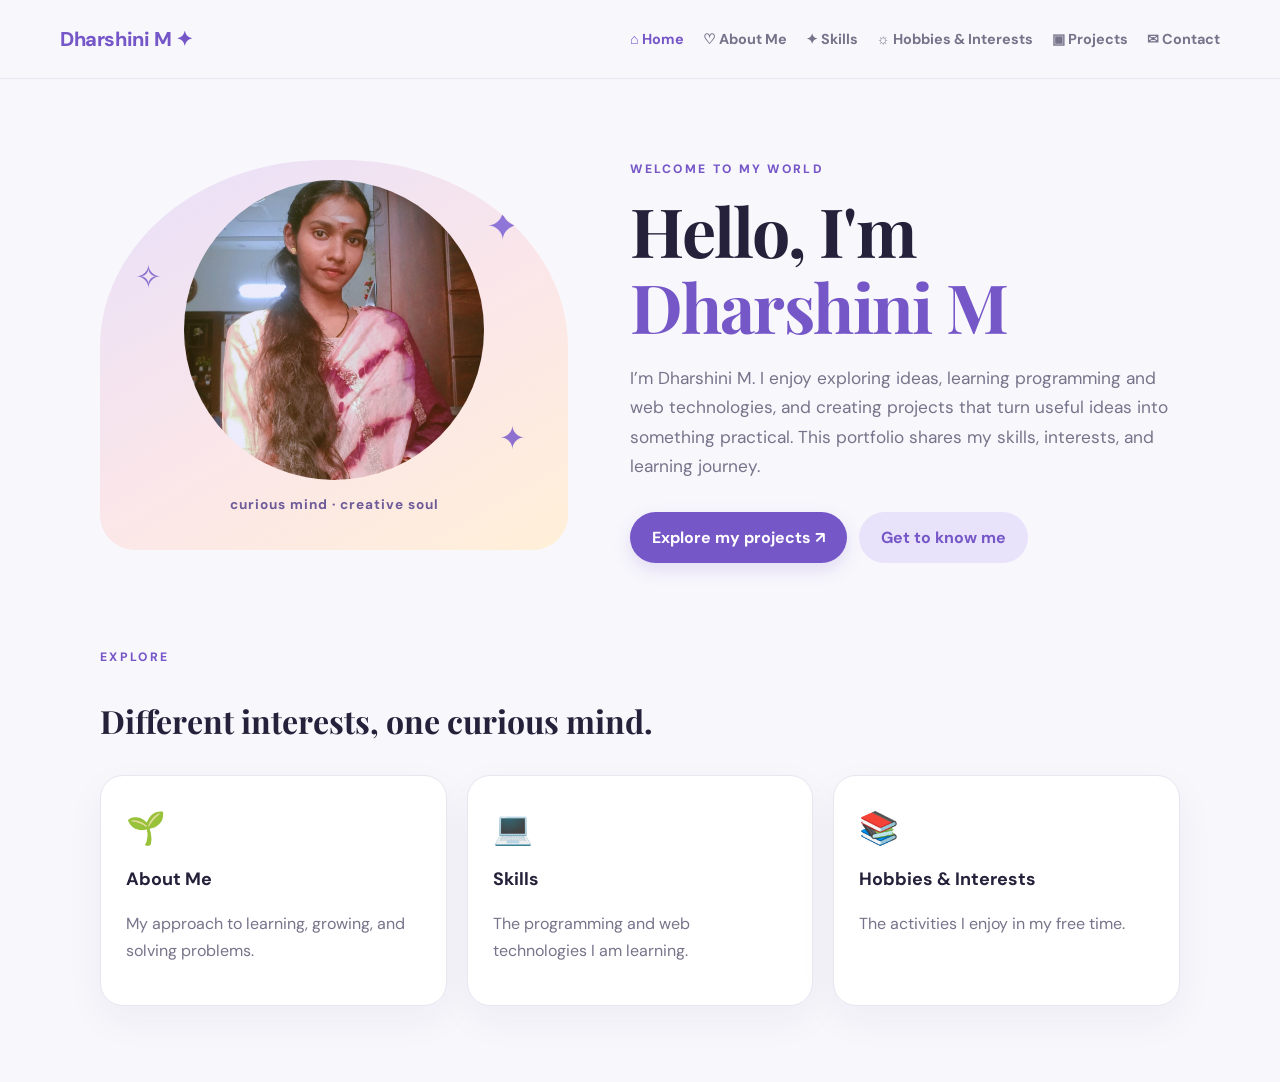
<file: index.html>
<!doctype html>
<html lang="en">
<head>
<meta charset="utf-8">
<meta name="viewport" content="width=device-width,initial-scale=1">
<meta name="description" content="Personal portfolio">
<title>Home | My Portfolio</title>
<link rel="stylesheet" href="./style.css">
</head>
<body data-page="home">
<header class="header">
<div class="nav">
<a class="brand" href="index.html">Dharshini M ✦</a>
<button class="menu" aria-expanded="false">☰ Menu</button>
<nav class="links">
<a data-page="home" href="index.html">⌂ Home</a>
<a data-page="about" href="about.html">♡ About Me</a>
<a data-page="skills" href="skills.html">✦ Skills</a>
<a data-page="hobbies" href="hobbies.html">☼ Hobbies &amp; Interests</a>
<a data-page="projects" href="projects.html">▣ Projects</a>
<a data-page="contact" href="contact.html">✉ Contact</a>
</nav>
</div>
</header>
<main class="wrap">
<section class="hero">
<div class="hero-art">
<div class="orbit">✦</div>
<div class="photo">
    <img src="./myphoto.jpg"
         alt="Dharshini M"
         class="profile-photo">
</div>
<div class="spark s1">✧</div>
<div class="spark s2">✦</div>
<p>curious mind · creative soul</p>
</div>
<div class="hero-copy">
<p class="eyebrow">WELCOME TO MY WORLD</p>
<h1>Hello, I'm<br><span>Dharshini M</span></h1>
<p class="lead">I’m Dharshini M. I enjoy exploring ideas, learning programming and web technologies, and creating projects that turn useful ideas into something practical. This portfolio shares my skills, interests, and learning journey.</p>
<a class="btn" href="projects.html">Explore my projects ↗</a>
<a class="btn soft" href="about.html">Get to know me</a>
</div>
</section>
<section class="intro">
<p class="eyebrow">EXPLORE</p>
<h2>Different interests, one curious mind.</h2>
<div class="grid">
<a class="card" href="about.html">
<span class="emoji">🌱</span>
<h3>About Me</h3>
<p>My approach to learning, growing, and solving problems.</p>
</a>
<a class="card" href="skills.html">
<span class="emoji">💻</span>
<h3>Skills</h3>
<p>The programming and web technologies I am learning.</p>
</a>
<a class="card" href="hobbies.html">
<span class="emoji">📚</span>
<h3>Hobbies &amp; Interests</h3>
<p>The activities I enjoy in my free time.</p>
</a>
</div>
</section>
</main>
<script src="./script.js"></script>
</body>
</html>
</file>
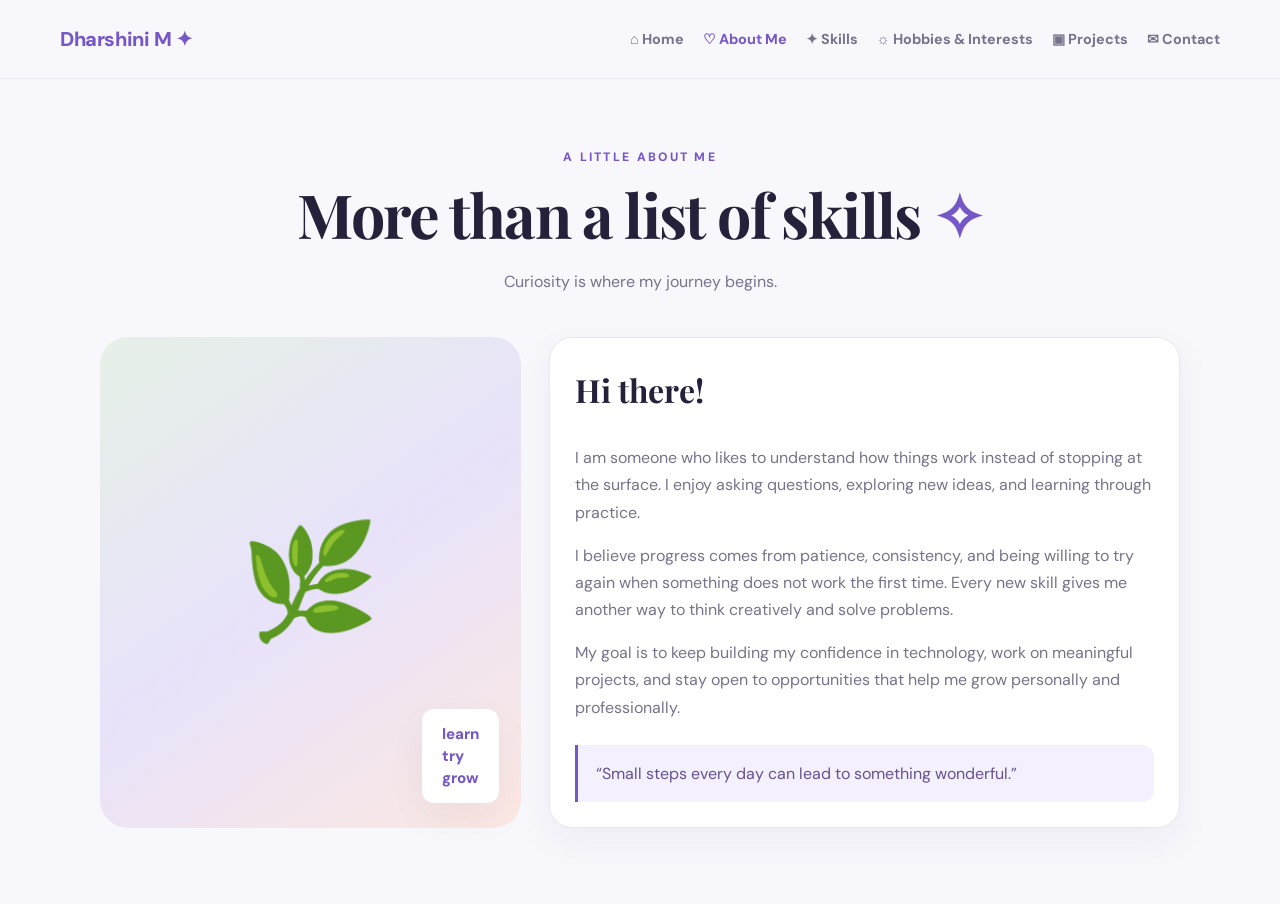
<file: about.html>
<!doctype html>
<html lang="en">
<head>
<meta charset="utf-8">
<meta name="viewport" content="width=device-width,initial-scale=1">
<meta name="description" content="Personal portfolio">
<title>About Me | My Portfolio</title>
<link rel="stylesheet" href="./style.css">
</head>
<body data-page="about">
<header class="header">
<div class="nav">
<a class="brand" href="index.html">Dharshini M ✦</a>
<button class="menu" aria-expanded="false">☰ Menu</button>
<nav class="links">
<a data-page="home" href="index.html">⌂ Home</a>
<a data-page="about" href="about.html">♡ About Me</a>
<a data-page="skills" href="skills.html">✦ Skills</a>
<a data-page="hobbies" href="hobbies.html">☼ Hobbies &amp; Interests</a>
<a data-page="projects" href="projects.html">▣ Projects</a>
<a data-page="contact" href="contact.html">✉ Contact</a>
</nav>
</div>
</header>
<main class="wrap">
<section class="heading">
<p class="eyebrow">A LITTLE ABOUT ME</p>
<h1>More than a list of skills <span>✧</span></h1>
<p>Curiosity is where my journey begins.</p>
</section>
<section class="about-layout">
<div class="about-art">🌿
<div class="mini-note">learn<br>try<br>grow</div>
</div>
<article class="card about-copy">
<h2>Hi there!</h2>
<p>I am someone who likes to understand how things work instead of stopping at the surface. I enjoy asking questions, exploring new ideas, and learning through practice.</p>
<p>I believe progress comes from patience, consistency, and being willing to try again when something does not work the first time. Every new skill gives me another way to think creatively and solve problems.</p>
<p>My goal is to keep building my confidence in technology, work on meaningful projects, and stay open to opportunities that help me grow personally and professionally.</p>
<blockquote>“Small steps every day can lead to something wonderful.”</blockquote>
</article>
</section>
</main>
<script src="./script.js"></script>
</body>
</html>
</file>
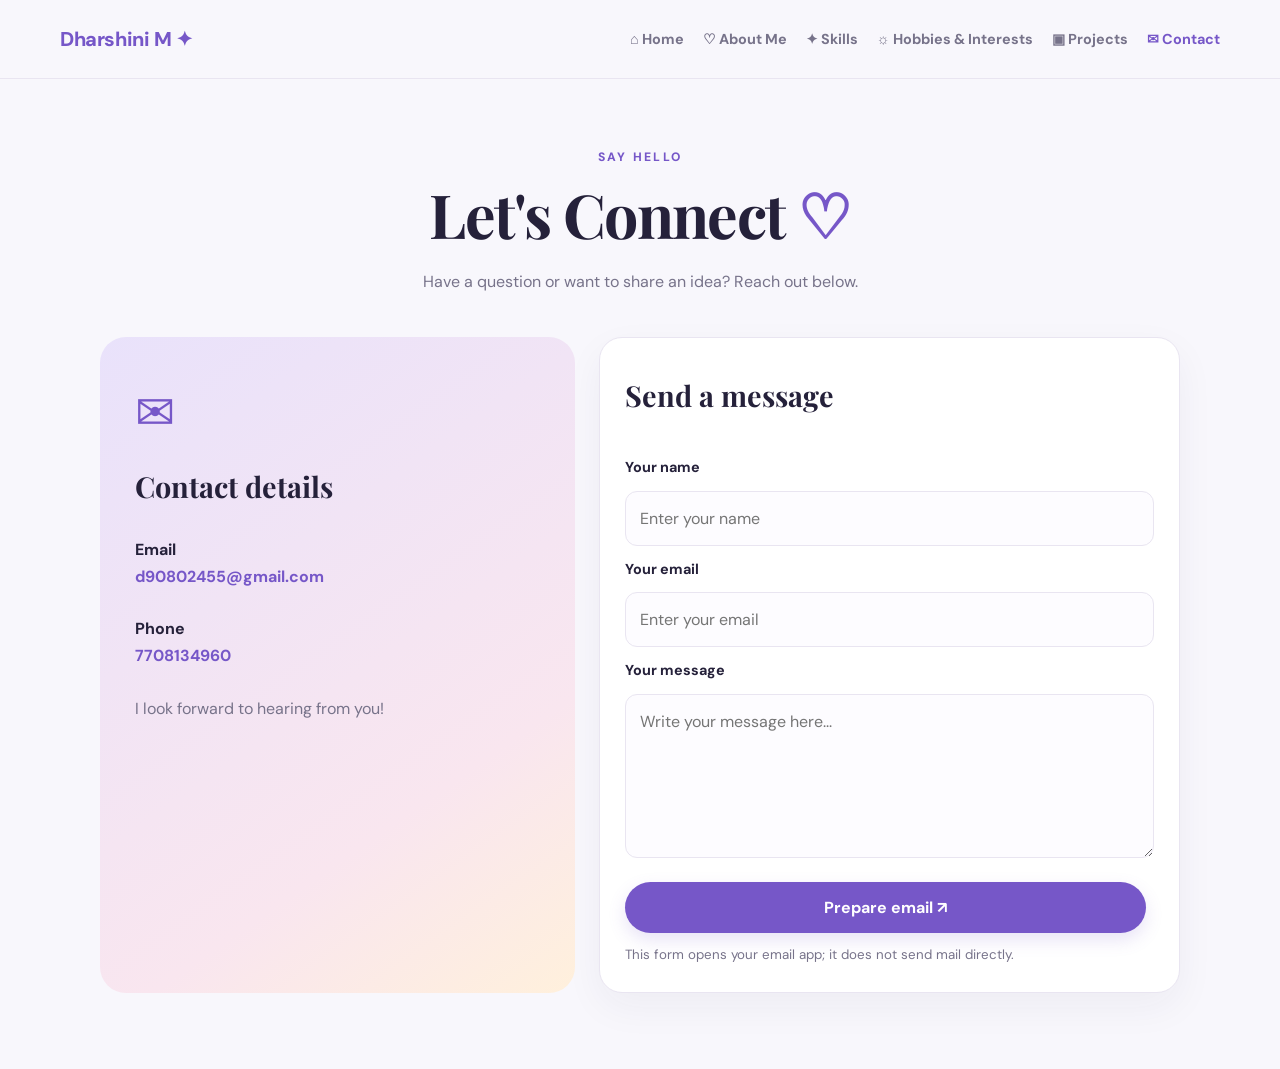
<file: contact.html>
<!doctype html>
<html lang="en">
<head>
<meta charset="utf-8">
<meta name="viewport" content="width=device-width,initial-scale=1">
<meta name="description" content="Personal portfolio">
<title>Contact | My Portfolio</title>
<link rel="stylesheet" href="./style.css">
</head>
<body data-page="contact">
<header class="header">
<div class="nav">
<a class="brand" href="index.html">Dharshini M ✦</a>
<button class="menu" aria-expanded="false">☰ Menu</button>
<nav class="links">
<a data-page="home" href="index.html">⌂ Home</a>
<a data-page="about" href="about.html">♡ About Me</a>
<a data-page="skills" href="skills.html">✦ Skills</a>
<a data-page="hobbies" href="hobbies.html">☼ Hobbies &amp; Interests</a>
<a data-page="projects" href="projects.html">▣ Projects</a>
<a data-page="contact" href="contact.html">✉ Contact</a>
</nav>
</div>
</header>
<main class="wrap">
<section class="heading">
<p class="eyebrow">SAY HELLO</p>
<h1>Let's Connect <span>♡</span></h1>
<p>Have a question or want to share an idea? Reach out below.</p>
</section>
<section class="contact-layout">
<div class="contact-panel">
<div class="contact-decoration">✉</div>
<h2>Contact details</h2>
<p class="contact-item">
<strong>Email</strong><br>
<a href="mailto:d90802455@gmail.com">d90802455@gmail.com</a>
</p>
<p class="contact-item">
<strong>Phone</strong><br>
<a href="tel:7708134960">7708134960</a>
</p>
<p class="muted">I look forward to hearing from you!</p>
</div>
<form class="card contact-form" id="contactForm">
<h2>Send a message</h2>
<label for="name">Your name</label>
<input id="name" required placeholder="Enter your name">
<label for="email">Your email</label>
<input id="email" type="email" required placeholder="Enter your email">
<label for="message">Your message</label>
<textarea id="message" rows="5" required placeholder="Write your message here..."></textarea>
<button class="btn" type="submit">Prepare email ↗</button>
<small id="formMessage">This form opens your email app; it does not send mail directly.</small>
</form>
</section>
</main>
<script src="./script.js"></script>
</body>
</html>
</file>
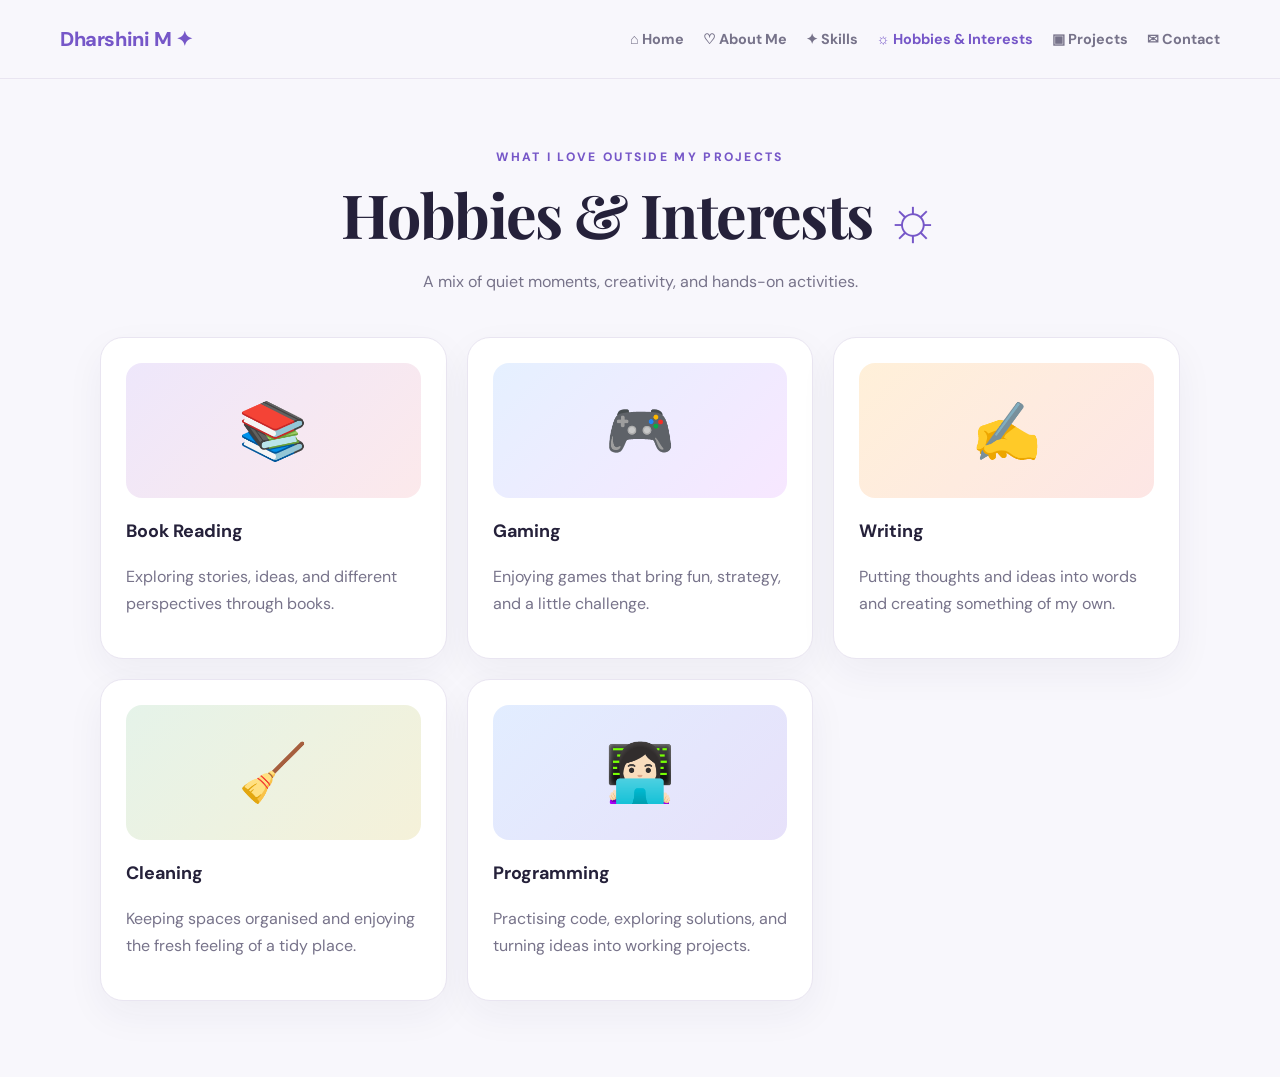
<file: hobbies.html>
<!doctype html>
<html lang="en">
<head>
<meta charset="utf-8">
<meta name="viewport" content="width=device-width,initial-scale=1">
<meta name="description" content="Personal portfolio">
<title>Hobbies & Interests | My Portfolio</title>
<link rel="stylesheet" href="./style.css">
</head>
<body data-page="hobbies">
<header class="header">
<div class="nav">
<a class="brand" href="index.html">Dharshini M ✦</a>
<button class="menu" aria-expanded="false">☰ Menu</button>
<nav class="links">
<a data-page="home" href="index.html">⌂ Home</a>
<a data-page="about" href="about.html">♡ About Me</a>
<a data-page="skills" href="skills.html">✦ Skills</a>
<a data-page="hobbies" href="hobbies.html">☼ Hobbies &amp; Interests</a>
<a data-page="projects" href="projects.html">▣ Projects</a>
<a data-page="contact" href="contact.html">✉ Contact</a>
</nav>
</div>
</header>
<main class="wrap">
<section class="heading">
<p class="eyebrow">WHAT I LOVE OUTSIDE MY PROJECTS</p>
<h1>Hobbies &amp; Interests <span>☼</span></h1>
<p>A mix of quiet moments, creativity, and hands-on activities.</p>
</section>
<div class="grid hobby-grid">
<article class="card hobby">
<div class="hobby-art">📚</div>
<h3>Book Reading</h3>
<p>Exploring stories, ideas, and different perspectives through books.</p>
</article>
<article class="card hobby">
<div class="hobby-art">🎮</div>
<h3>Gaming</h3>
<p>Enjoying games that bring fun, strategy, and a little challenge.</p>
</article>
<article class="card hobby">
<div class="hobby-art">✍️</div>
<h3>Writing</h3>
<p>Putting thoughts and ideas into words and creating something of my own.</p>
</article>
<article class="card hobby">
<div class="hobby-art">🧹</div>
<h3>Cleaning</h3>
<p>Keeping spaces organised and enjoying the fresh feeling of a tidy place.</p>
</article>
<article class="card hobby">
<div class="hobby-art">👩🏻‍💻</div>
<h3>Programming</h3>
<p>Practising code, exploring solutions, and turning ideas into working projects.</p>
</article>
</div>
</main>
<script src="./script.js"></script>
</body>
</html>
</file>
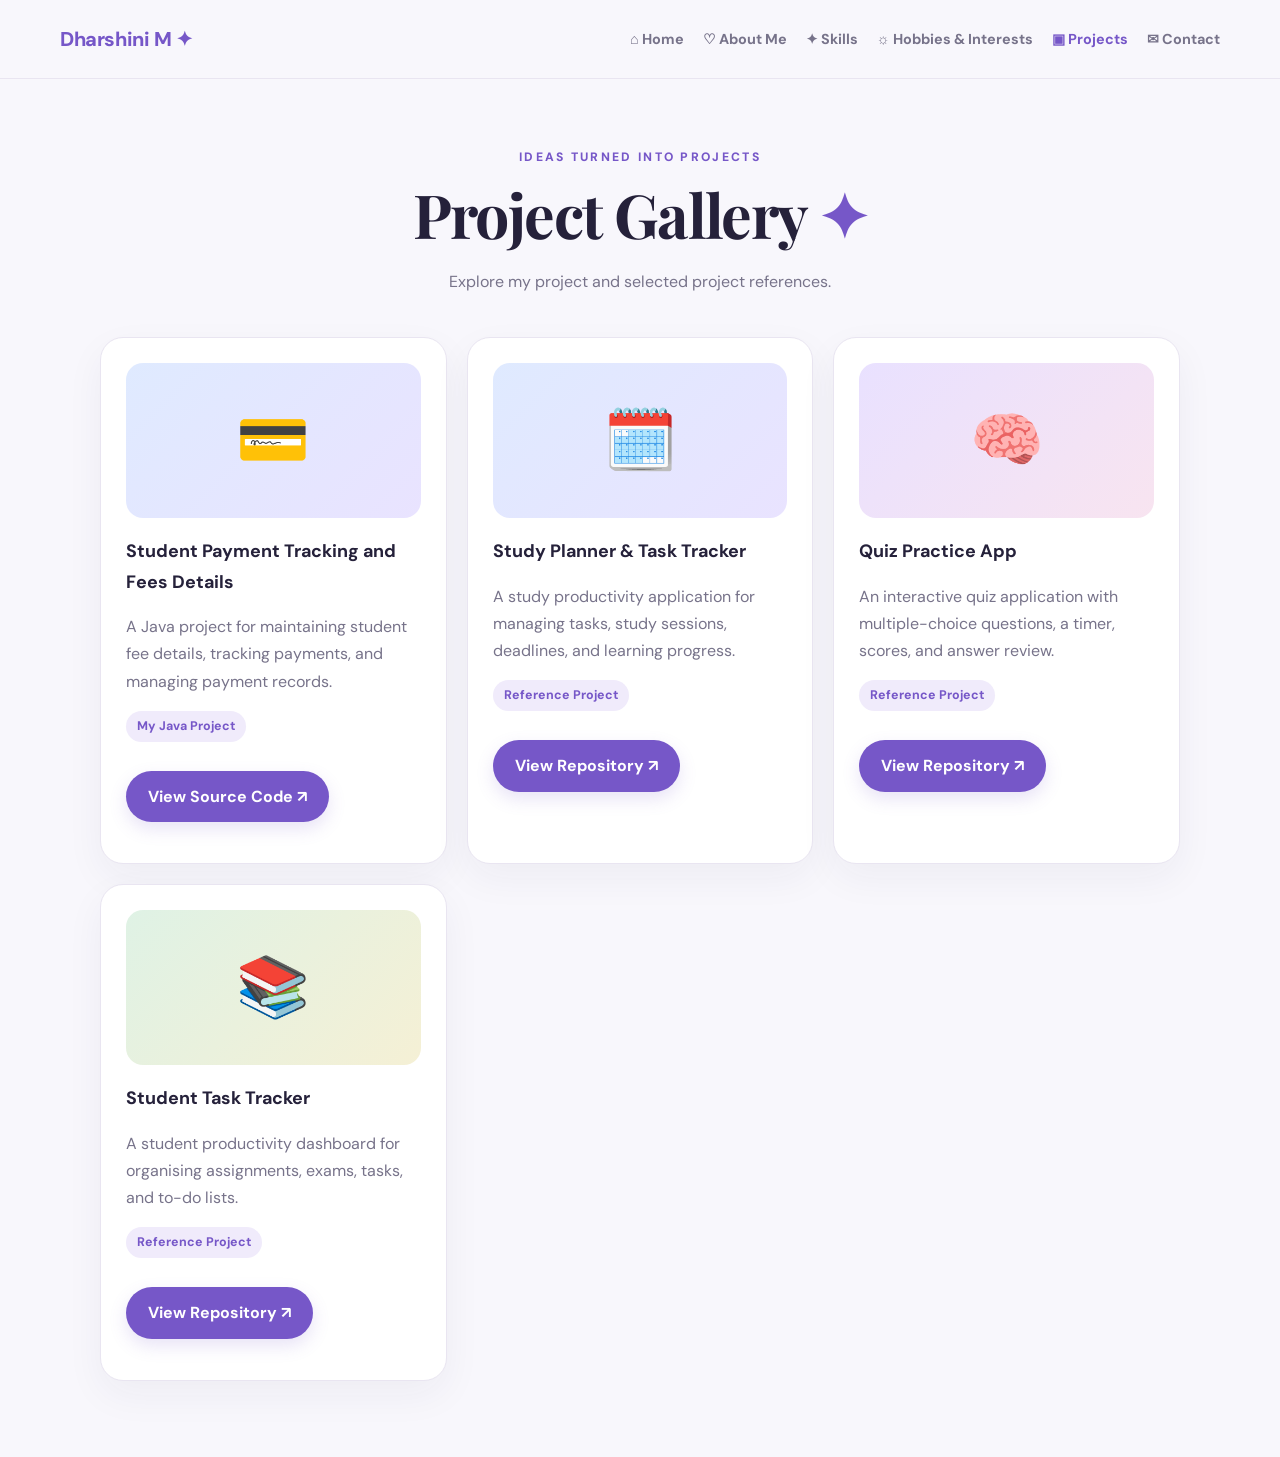
<file: projects.html>
<!doctype html>
<html lang="en">
<head>
    <meta charset="utf-8">
    <meta name="viewport" content="width=device-width,initial-scale=1">
    <meta name="description" content="Dharshini's personal portfolio projects">
    <title>Projects | My Portfolio</title>
    <link rel="stylesheet" href="./style.css">
</head>

<body data-page="projects">

<header class="header">
    <div class="nav">
        <a class="brand" href="index.html">Dharshini M ✦</a>

        <button class="menu" aria-expanded="false">☰ Menu</button>

        <nav class="links">
            <a data-page="home" href="index.html">⌂ Home</a>
            <a data-page="about" href="about.html">♡ About Me</a>
            <a data-page="skills" href="skills.html">✦ Skills</a>
            <a data-page="hobbies" href="hobbies.html">☼ Hobbies &amp; Interests</a>
            <a data-page="projects" href="projects.html">▣ Projects</a>
            <a data-page="contact" href="contact.html">✉ Contact</a>
        </nav>
    </div>
</header>

<main class="wrap">

    <section class="heading">
        <p class="eyebrow">IDEAS TURNED INTO PROJECTS</p>
        <h1>Project Gallery <span>✦</span></h1>
        <p>Explore my project and selected project references.</p>
    </section>

    <div class="grid project-grid">

        <!-- My Own Project -->
        <article class="card project">
            <div class="project-art art-blue">💳</div>

            <h3>Student Payment Tracking and Fees Details</h3>

            <p>
                A Java project for maintaining student fee details,
                tracking payments, and managing payment records.
            </p>

            <span class="tag">My Java Project</span>

            <p>
                <a class="btn"
                   href="https://github.com/Dharshini-1408/Java-programming"
                   target="_blank"
                   rel="noopener noreferrer">
                    View Source Code ↗
                </a>
            </p>
        </article>

        <!-- Study Planner -->
        <article class="card project">
            <div class="project-art art-blue">🗓️</div>

            <h3>Study Planner &amp; Task Tracker</h3>

            <p>
                A study productivity application for managing tasks,
                study sessions, deadlines, and learning progress.
            </p>

            <span class="tag">Reference Project</span>

            <p>
                <a class="btn"
                   href="https://github.com/Anushkaa-tech/Study-Planner"
                   target="_blank"
                   rel="noopener noreferrer">
                    View Repository ↗
                </a>
            </p>
        </article>

        

        <!-- Quiz Practice App -->
        <article class="card project">
            <div class="project-art art-purple">🧠</div>

            <h3>Quiz Practice App</h3>

            <p>
                An interactive quiz application with multiple-choice
                questions, a timer, scores, and answer review.
            </p>

            <span class="tag">Reference Project</span>

            <p>
                <a class="btn"
                   href="https://github.com/Rakshit588/Quiz-App"
                   target="_blank"
                   rel="noopener noreferrer">
                    View Repository ↗
                </a>
            </p>
        </article>

        <!-- Student Task Tracker -->
        <article class="card project">
            <div class="project-art art-green">📚</div>

            <h3>Student Task Tracker</h3>

            <p>
                A student productivity dashboard for organising
                assignments, exams, tasks, and to-do lists.
            </p>

            <span class="tag">Reference Project</span>

            <p>
                <a class="btn"
                   href="https://github.com/prateek8756/SmartTask-Student-Task-Productivity-Dashboard"
                   target="_blank"
                   rel="noopener noreferrer">
                    View Repository ↗
                </a>
            </p>
        </article>

    </div>
</main>

<script src="./script.js"></script>

</body>
</html>
</file>
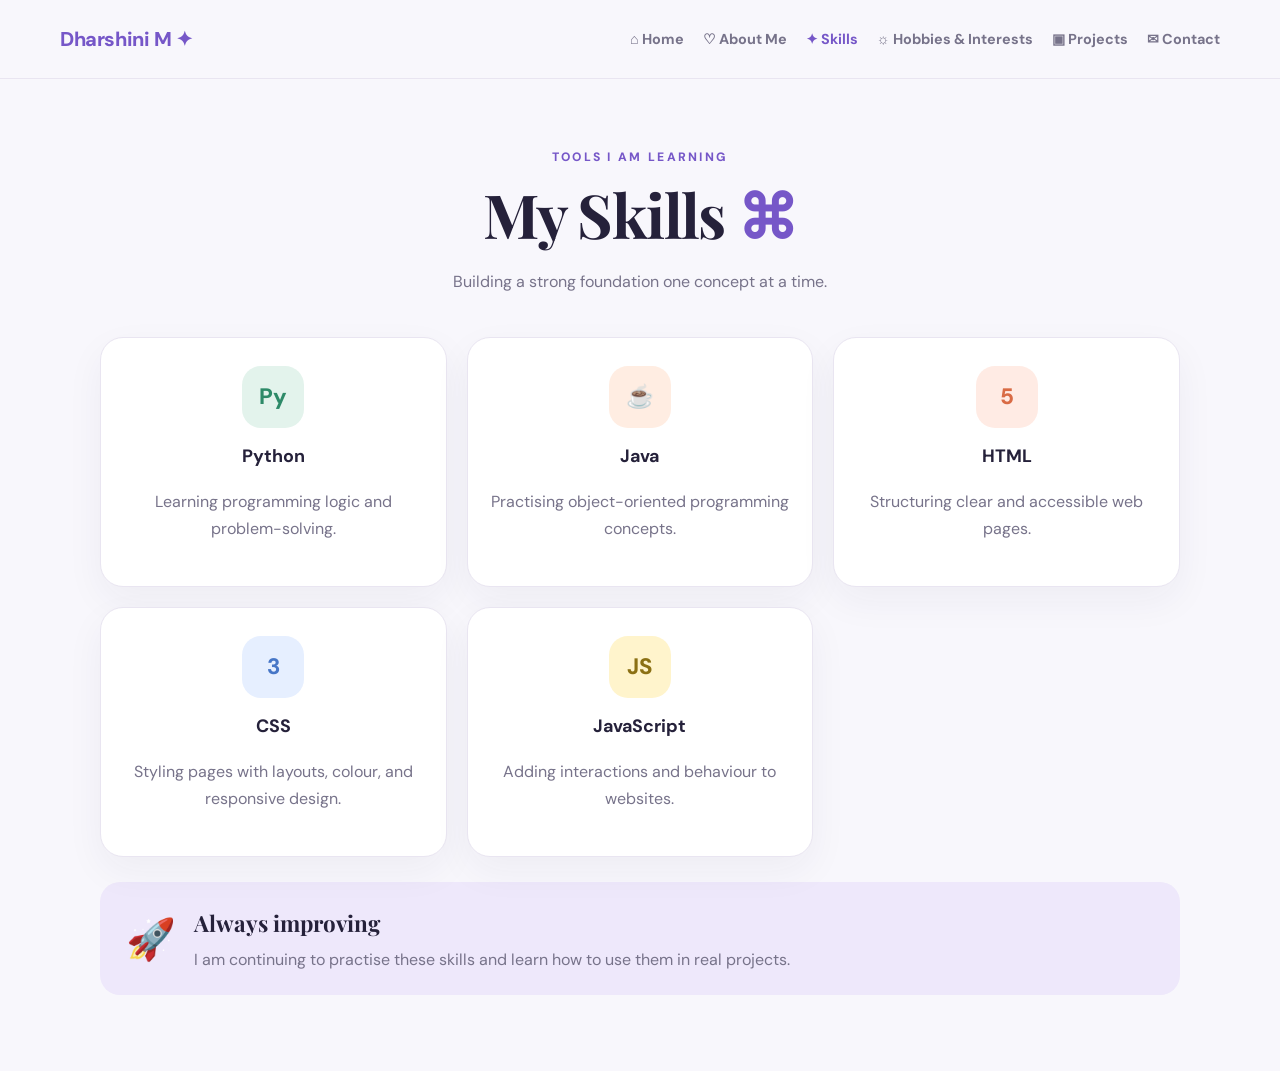
<file: skills.html>
<!doctype html>
<html lang="en">
<head>
<meta charset="utf-8">
<meta name="viewport" content="width=device-width,initial-scale=1">
<meta name="description" content="Personal portfolio">
<title>Skills | My Portfolio</title>
<link rel="stylesheet" href="./style.css">
</head>
<body data-page="skills">
<header class="header">
<div class="nav">
<a class="brand" href="index.html">Dharshini M ✦</a>
<button class="menu" aria-expanded="false">☰ Menu</button>
<nav class="links">
<a data-page="home" href="index.html">⌂ Home</a>
<a data-page="about" href="about.html">♡ About Me</a>
<a data-page="skills" href="skills.html">✦ Skills</a>
<a data-page="hobbies" href="hobbies.html">☼ Hobbies &amp; Interests</a>
<a data-page="projects" href="projects.html">▣ Projects</a>
<a data-page="contact" href="contact.html">✉ Contact</a>
</nav>
</div>
</header>
<main class="wrap">
<section class="heading">
<p class="eyebrow">TOOLS I AM LEARNING</p>
<h1>My Skills <span>⌘</span></h1>
<p>Building a strong foundation one concept at a time.</p>
</section>
<div class="grid skills-grid">
<article class="card skill">
<span class="skill-icon py">Py</span>
<h3>Python</h3>
<p>Learning programming logic and problem-solving.</p>
</article>
<article class="card skill">
<span class="skill-icon java">☕</span>
<h3>Java</h3>
<p>Practising object-oriented programming concepts.</p>
</article>
<article class="card skill">
<span class="skill-icon html">5</span>
<h3>HTML</h3>
<p>Structuring clear and accessible web pages.</p>
</article>
<article class="card skill">
<span class="skill-icon css">3</span>
<h3>CSS</h3>
<p>Styling pages with layouts, colour, and responsive design.</p>
</article>
<article class="card skill">
<span class="skill-icon js">JS</span>
<h3>JavaScript</h3>
<p>Adding interactions and behaviour to websites.</p>
</article>
</div>
<div class="callout">
<span class="emoji">🚀</span>
<div>
<h3>Always improving</h3>
<p>I am continuing to practise these skills and learn how to use them in real projects.</p>
</div>
</div>
</main>
<script src="./script.js"></script>
</body>
</html>
</file>
<file: style.css>
@import url('https://fonts.googleapis.com/css2?family=DM+Sans:wght@400;500;600;700&family=Playfair+Display:wght@600;700;800&display=swap');

:root {
  --bg: #f8f7fc;
  --ink: #25213a;
  --muted: #77738a;
  --purple: #7657c8;
  --lav: #e9e2fb;
  --line: #e9e5f1;
  --white: #fff;
  --shadow: 0 14px 38px #31214c0d;
}

* {
  box-sizing: border-box;
}

body {
  margin: 0;
  background: var(--bg);
  color: var(--ink);
  font-family: 'DM Sans', Arial, sans-serif;
  line-height: 1.7;
}

a {
  color: inherit;
  text-decoration: none;
}

.header {
  position: sticky;
  top: 0;
  z-index: 10;
  background: #f8f7fceF;
  backdrop-filter: blur(12px);
  border-bottom: 1px solid var(--line);
}

.nav {
  width: min(1160px, 92%);
  min-height: 78px;
  margin: auto;
  display: flex;
  align-items: center;
  justify-content: space-between;
  gap: 20px;
}

.brand {
  font-weight: 800;
  color: var(--purple);
  font-size: 1.25rem;
  letter-spacing: -.4px;
}

.links {
  display: flex;
  align-items: center;
  gap: 19px;
}

.links a {
  font-size: .9rem;
  font-weight: 700;
  color: var(--muted);
  transition: .2s;
}

.links a:hover,
.links a.active {
  color: var(--purple);
}

.menu {
  display: none;
}

.wrap {
  width: min(1080px, 91%);
  margin: auto;
  min-height: calc(100vh - 150px);
  padding: 56px 0 76px;
}

.hero {
  display: grid;
  grid-template-columns: .92fr 1.08fr;
  gap: 62px;
  align-items: center;
  padding: 12px 0 60px;
}

.hero-art {
  position: relative;
  min-height: 390px;
  border-radius: 48% 48% 35px 35px;
  background: linear-gradient(150deg, #e7e0fa, #fbe6e9 55%, #fff0d8);
  display: flex;
  align-items: center;
  justify-content: center;
  flex-direction: column;
  overflow: hidden;
}

.avatar {
  font-size: 8rem;
  filter: drop-shadow(0 12px 10px #5b46751c);
}

.hero-art p {
  font-size: .85rem;
  letter-spacing: 1px;
  color: #6d5a98;
  font-weight: 700;
}

.orbit {
  position: absolute;
  top: 32px;
  right: 48px;
  font-size: 2.5rem;
  color: #8f75d7;
}

.spark {
  position: absolute;
  color: #8e70cf;
  font-size: 2rem;
}

.s1 {
  left: 35px;
  top: 90px;
}

.s2 {
  right: 42px;
  bottom: 85px;
}

.eyebrow {
  color: var(--purple);
  font-size: .76rem;
  letter-spacing: 2.3px;
  font-weight: 800;
}

.hero h1,
.heading h1 {
  font-family: 'Playfair Display', Georgia, serif;
  font-size: clamp(2.5rem, 5.3vw, 4.6rem);
  line-height: 1.12;
  letter-spacing: -1.6px;
  margin: 10px 0 20px;
}

.hero h1 span,
.heading h1 span {
  color: var(--purple);
}

.lead {
  font-size: 1.08rem;
  color: var(--muted);
  max-width: 570px;
}

.btn {
  display: inline-block;
  border: 0;
  border-radius: 999px;
  background: var(--purple);
  color: #fff;
  padding: 12px 22px;
  font: inherit;
  font-weight: 700;
  margin: 13px 8px 0 0;
  cursor: pointer;
  box-shadow: 0 7px 17px #7657c82b;
}

.btn.soft {
  background: var(--lav);
  color: var(--purple);
  box-shadow: none;
}

.intro {
  padding-top: 12px;
}

.intro h2,
.callout h3 {
  font-family: 'Playfair Display', Georgia, serif;
  font-size: 2rem;
}

.grid {
  display: grid;
  grid-template-columns: repeat(3, 1fr);
  gap: 20px;
}

.card {
  background: var(--white);
  border: 1px solid var(--line);
  border-radius: 23px;
  padding: 25px;
  box-shadow: var(--shadow);
}

.card p,
.muted,
.note {
  color: var(--muted);
}

.card h3 {
  margin: 8px 0;
  font-size: 1.12rem;
}

.emoji {
  font-size: 2rem;
}

.heading {
  text-align: center;
  max-width: 760px;
  margin: 0 auto 42px;
}

.heading h1 {
  font-size: clamp(2.35rem, 4.8vw, 3.8rem);
}

.heading > p:last-child {
  color: var(--muted);
}

.about-layout {
  display: grid;
  grid-template-columns: .8fr 1.2fr;
  gap: 28px;
  align-items: stretch;
}

.about-art {
  position: relative;
  border-radius: 28px;
  min-height: 370px;
  display: grid;
  place-items: center;
  font-size: 7rem;
  background: linear-gradient(145deg, #e6f1e7, #e8e2fa, #fce8e2);
}

.mini-note {
  position: absolute;
  right: 22px;
  bottom: 25px;
  background: #fff;
  padding: 14px 20px;
  border-radius: 12px;
  font-size: .95rem;
  line-height: 1.45;
  color: var(--purple);
  font-weight: 800;
  box-shadow: var(--shadow);
}

.about-copy h2 {
  font-family: 'Playfair Display', Georgia, serif;
  font-size: 2rem;
  margin-top: 0;
}

.about-copy blockquote {
  margin: 24px 0 0;
  padding: 15px 18px;
  background: #f4f0fd;
  border-left: 3px solid var(--purple);
  border-radius: 0 12px 12px 0;
  color: #65528f;
}

.skills-grid {
  grid-template-columns: repeat(3, 1fr);
}

.skill {
  text-align: center;
  padding: 28px 20px;
}

.skill-icon {
  display: grid;
  place-items: center;
  width: 62px;
  height: 62px;
  border-radius: 19px;
  margin: 0 auto 13px;
  background: #eee8fd;
  color: #7657c8;
  font-size: 1.4rem;
  font-weight: 800;
}

.skill-icon.java {
  background: #ffede2;
  color: #bd623c;
}

.skill-icon.html {
  background: #ffebe4;
  color: #d96b45;
}

.skill-icon.css {
  background: #e6efff;
  color: #4676c7;
}

.skill-icon.js {
  background: #fff4cc;
  color: #8b7014;
}

.skill-icon.py {
  background: #e3f3ec;
  color: #2d8a68;
}

.callout {
  display: flex;
  align-items: center;
  gap: 18px;
  background: #eee8fb;
  padding: 22px 26px;
  border-radius: 20px;
  margin-top: 25px;
}

.callout .emoji {
  font-size: 2.5rem;
}

.callout h3 {
  margin: 0;
  font-size: 1.4rem;
}

.callout p {
  margin: 4px 0 0;
  color: var(--muted);
}

.hobby-grid {
  grid-template-columns: repeat(3, 1fr);
}

.hobby-art {
  height: 135px;
  border-radius: 16px;
  background: linear-gradient(135deg, #eee7fb, #fce9eb);
  display: grid;
  place-items: center;
  font-size: 3.5rem;
  margin-bottom: 18px;
}

.hobby:nth-child(2) .hobby-art {
  background: linear-gradient(135deg, #e5f0ff, #f7e7ff);
}

.hobby:nth-child(3) .hobby-art {
  background: linear-gradient(135deg, #fff0d9, #fde6e5);
}

.hobby:nth-child(4) .hobby-art {
  background: linear-gradient(135deg, #e5f3e9, #f5f1d9);
}

.hobby:nth-child(5) .hobby-art {
  background: linear-gradient(135deg, #e2edff, #e7e1fa);
}

.project-grid {
  grid-template-columns: repeat(3, 1fr);
}

.project-art {
  height: 155px;
  border-radius: 17px;
  display: grid;
  place-items: center;
  font-size: 3.7rem;
  margin-bottom: 18px;
}

.art-blue {
  background: linear-gradient(135deg, #dfeaff, #e9e3ff);
}

.art-pink {
  background: linear-gradient(135deg, #ffe3eb, #fff0df);
}

.art-yellow {
  background: linear-gradient(135deg, #fff0c9, #f9e2d8);
}

.art-green {
  background: linear-gradient(135deg, #dff2e5, #f5f0d5);
}

.art-purple {
  background: linear-gradient(135deg, #e9e1ff, #f8e4f0);
}

.tag {
  display: inline-block;
  border-radius: 999px;
  padding: 5px 11px;
  background: #f0ebfb;
  color: var(--purple);
  font-size: .78rem;
  font-weight: 700;
}

.note {
  text-align: center;
  font-size: .9rem;
  margin-top: 24px;
}

.contact-layout {
  display: grid;
  grid-template-columns: .9fr 1.1fr;
  gap: 24px;
}

.contact-panel {
  position: relative;
  overflow: hidden;
  padding: 35px;
  border-radius: 26px;
  background: linear-gradient(145deg, #e9e2fb, #f9e6ef 70%, #fff0dc);
  overflow-wrap: anywhere;
}

.contact-decoration {
  font-size: 3rem;
  color: var(--purple);
}

.contact-panel h2,
.contact-form h2 {
  font-family: 'Playfair Display', Georgia, serif;
  font-size: 1.8rem;
  margin-top: 8px;
}

.contact-item {
  margin: 25px 0;
}

.contact-item a {
  color: var(--purple);
  font-weight: 700;
}

.contact-form {
  display: grid;
  gap: 11px;
}

.contact-form label {
  font-size: .9rem;
  font-weight: 700;
}

.contact-form input,
.contact-form textarea {
  width: 100%;
  border: 1px solid var(--line);
  background: #fdfcff;
  border-radius: 12px;
  padding: 13px 14px;
  font: inherit;
  resize: vertical;
}

.contact-form textarea {
  min-height: 120px;
}

.contact-form small {
  color: var(--muted);
}

footer {
  text-align: center;
  padding: 23px;
  border-top: 1px solid var(--line);
  color: var(--muted);
  font-size: .9rem;
}

[hidden] {
  display: none !important;
}

@media (max-width: 900px) {
  .links {
    gap: 12px;
  }

  .links a {
    font-size: .82rem;
  }

  .hero {
    gap: 32px;
  }

  .project-grid,
  .skills-grid {
    grid-template-columns: repeat(2, 1fr);
  }
}

@media (max-width: 700px) {
  .nav {
    flex-wrap: wrap;
    padding: 13px 0;
  }

  .menu {
    display: block;
    border: 0;
    border-radius: 999px;
    background: var(--lav);
    color: var(--purple);
    padding: 10px 15px;
    font-weight: 700;
  }

  .links {
    display: none;
    flex-direction: column;
    align-items: flex-start;
    width: 100%;
    padding: 8px 0 14px;
  }

  .links.open {
    display: flex;
  }

  .links a {
    font-size: .95rem;
  }

  .wrap {
    padding: 38px 0 55px;
  }

  .hero,
  .about-layout,
  .contact-layout {
    grid-template-columns: 1fr;
    gap: 25px;
  }

  .hero {
    padding-top: 0;
  }

  .hero-art {
    min-height: 300px;
    order: 1;
  }

  .hero-copy {
    order: 2;
  }

  .avatar {
    font-size: 6.3rem;
  }

  .grid,
  .skills-grid,
  .hobby-grid,
  .project-grid {
    grid-template-columns: repeat(2, minmax(0, 1fr));
  }

  .about-art {
    min-height: 240px;
    font-size: 5rem;
  }

  .heading {
    margin-bottom: 28px;
  }
}

@media (max-width: 470px) {
  .grid,
  .skills-grid,
  .hobby-grid,
  .project-grid {
    grid-template-columns: 1fr;
  }

  .hero h1 {
    font-size: 2.65rem;
  }

  .hero-art {
    min-height: 260px;
  }

  .card {
    padding: 21px;
  }
}
.photo {
    width: 300px;
    height: 300px;
    overflow: hidden;
    border-radius: 50%;
}

.profile-photo {
    width: 100%;
    height: 100%;
    object-fit: cover;
    display: block;
}
</file>
